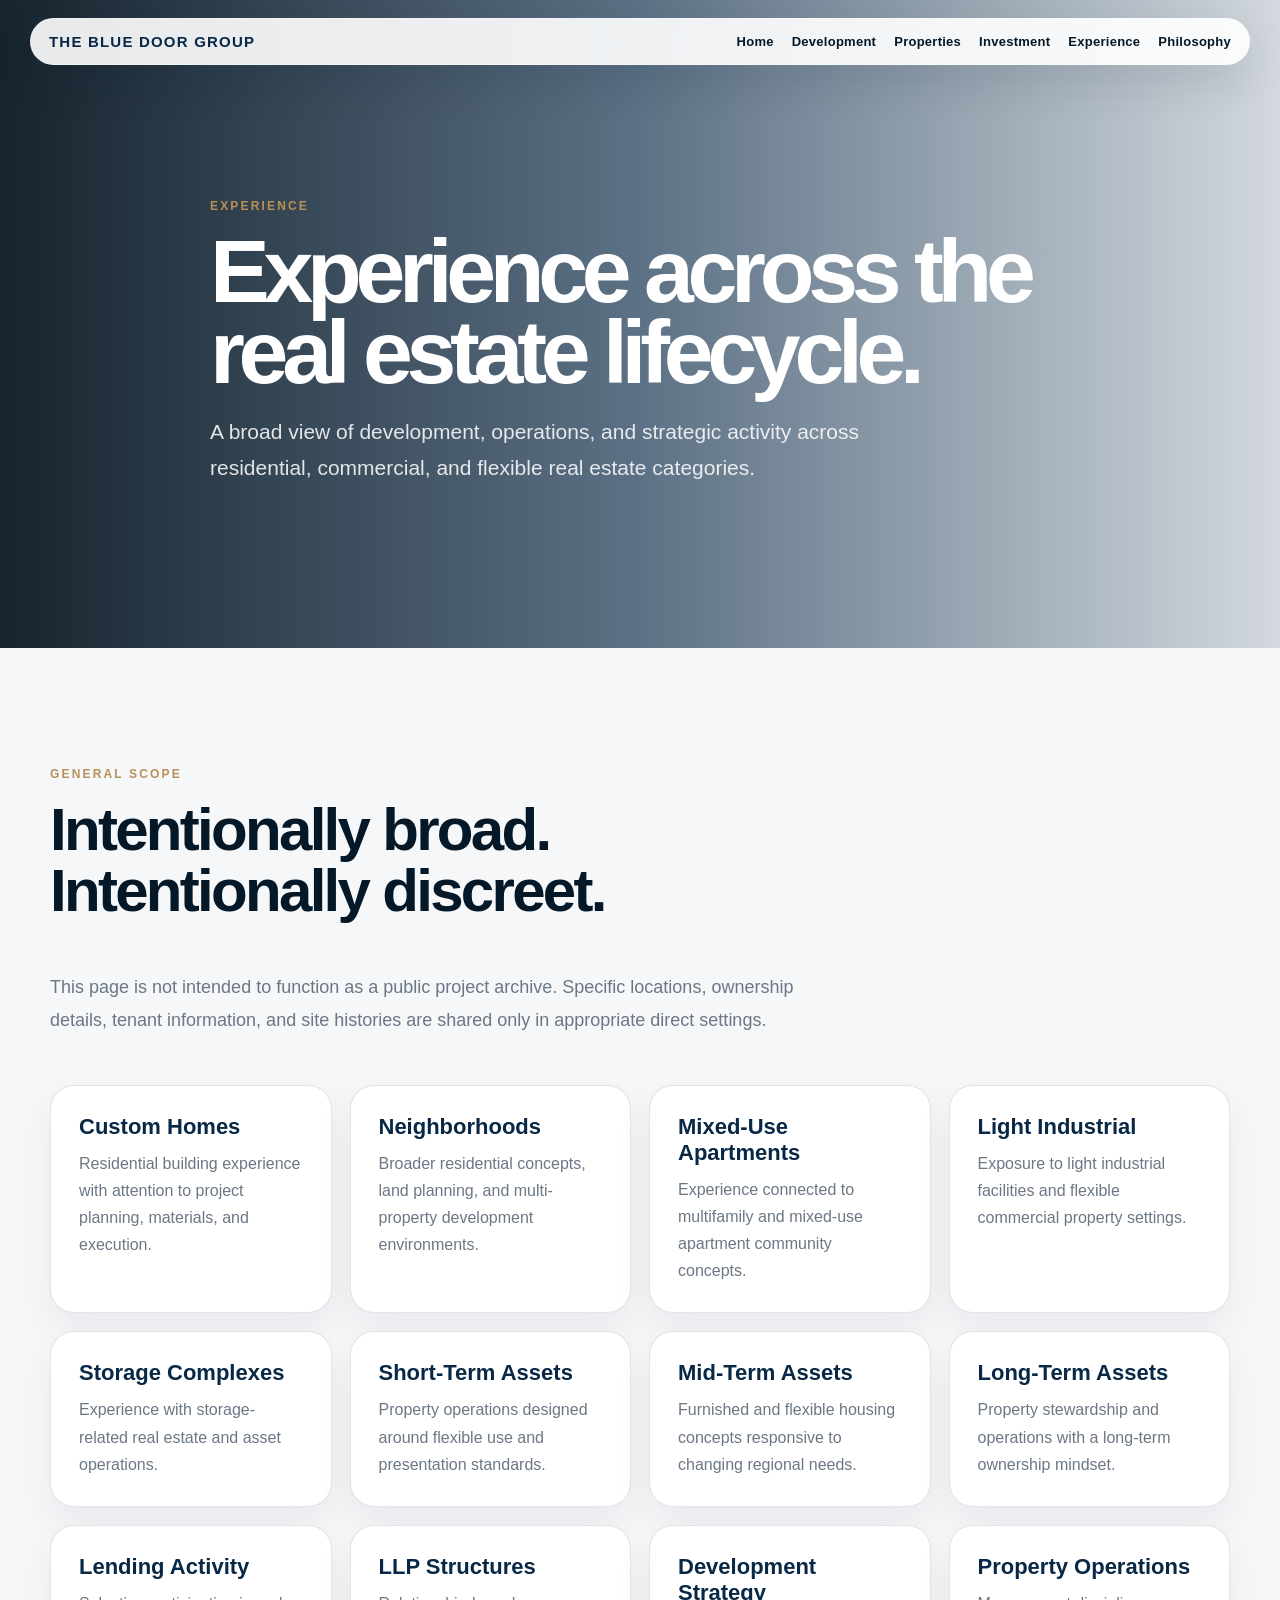
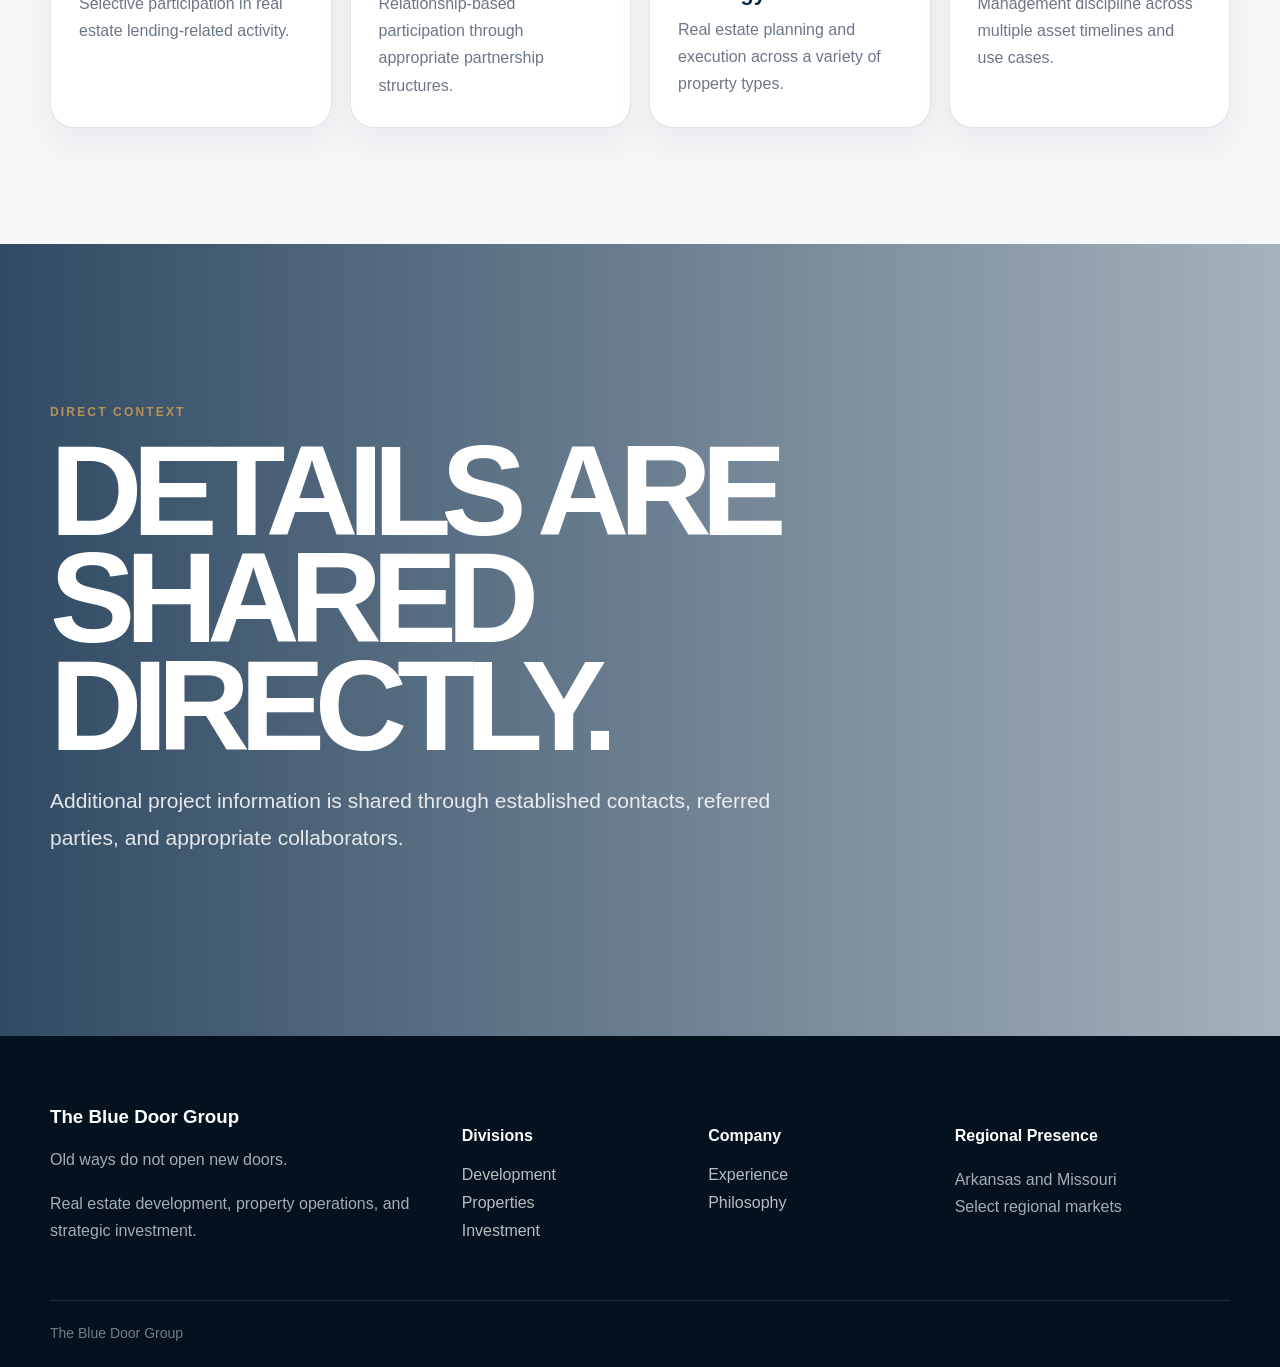
<file: case-studies/index.html>
<!DOCTYPE html>
<html lang="en">
<head>
  <meta charset="UTF-8" />
  <meta name="viewport" content="width=device-width, initial-scale=1.0" />
  <title>Experience | The Blue Door Group</title>
  <meta name="description" content="A broad overview of Blue Door experience across development, property operations, and strategic real estate activity." />
  <link rel="stylesheet" href="../assets/css/styles.css" />
  <link rel="stylesheet" href="../assets/css/pages.css" />
</head>
<body>
  <div id="site-nav"></div>
  <main>
    <section class="page-hero">
      <div class="page-hero-bg" style="background-image:url('https://images.unsplash.com/photo-1600607687939-ce8a6c25118c?auto=format&fit=crop&w=2200&q=88')"></div>
      <div class="container page-hero-content">
        <span class="eyebrow">Experience</span>
        <h1>Experience across the real estate lifecycle.</h1>
        <p>A broad view of development, operations, and strategic activity across residential, commercial, and flexible real estate categories.</p>
      </div>
    </section>

    <section class="section light">
      <div class="container">
        <div class="section-heading">
          <span class="eyebrow">General Scope</span>
          <h2>Intentionally broad. Intentionally discreet.</h2>
          <p>This page is not intended to function as a public project archive. Specific locations, ownership details, tenant information, and site histories are shared only in appropriate direct settings.</p>
        </div>

        <div class="info-grid">
          <article class="info-card"><h3>Custom Homes</h3><p>Residential building experience with attention to project planning, materials, and execution.</p></article>
          <article class="info-card"><h3>Neighborhoods</h3><p>Broader residential concepts, land planning, and multi-property development environments.</p></article>
          <article class="info-card"><h3>Mixed-Use Apartments</h3><p>Experience connected to multifamily and mixed-use apartment community concepts.</p></article>
          <article class="info-card"><h3>Light Industrial</h3><p>Exposure to light industrial facilities and flexible commercial property settings.</p></article>
          <article class="info-card"><h3>Storage Complexes</h3><p>Experience with storage-related real estate and asset operations.</p></article>
          <article class="info-card"><h3>Short-Term Assets</h3><p>Property operations designed around flexible use and presentation standards.</p></article>
          <article class="info-card"><h3>Mid-Term Assets</h3><p>Furnished and flexible housing concepts responsive to changing regional needs.</p></article>
          <article class="info-card"><h3>Long-Term Assets</h3><p>Property stewardship and operations with a long-term ownership mindset.</p></article>
          <article class="info-card"><h3>Lending Activity</h3><p>Selective participation in real estate lending-related activity.</p></article>
          <article class="info-card"><h3>LLP Structures</h3><p>Relationship-based participation through appropriate partnership structures.</p></article>
          <article class="info-card"><h3>Development Strategy</h3><p>Real estate planning and execution across a variety of property types.</p></article>
          <article class="info-card"><h3>Property Operations</h3><p>Management discipline across multiple asset timelines and use cases.</p></article>
        </div>
      </div>
    </section>

    <section class="quote-feature">
      <div class="quote-feature-bg"></div>
      <div class="container quote-feature-content">
        <span class="eyebrow">Direct Context</span>
        <h2>Details are shared directly.</h2>
        <p>Additional project information is shared through established contacts, referred parties, and appropriate collaborators.</p>
      </div>
    </section>
  </main>
  <div id="site-footer"></div>
  <script src="../assets/js/main.js"></script>
</body>
</html>
</file>
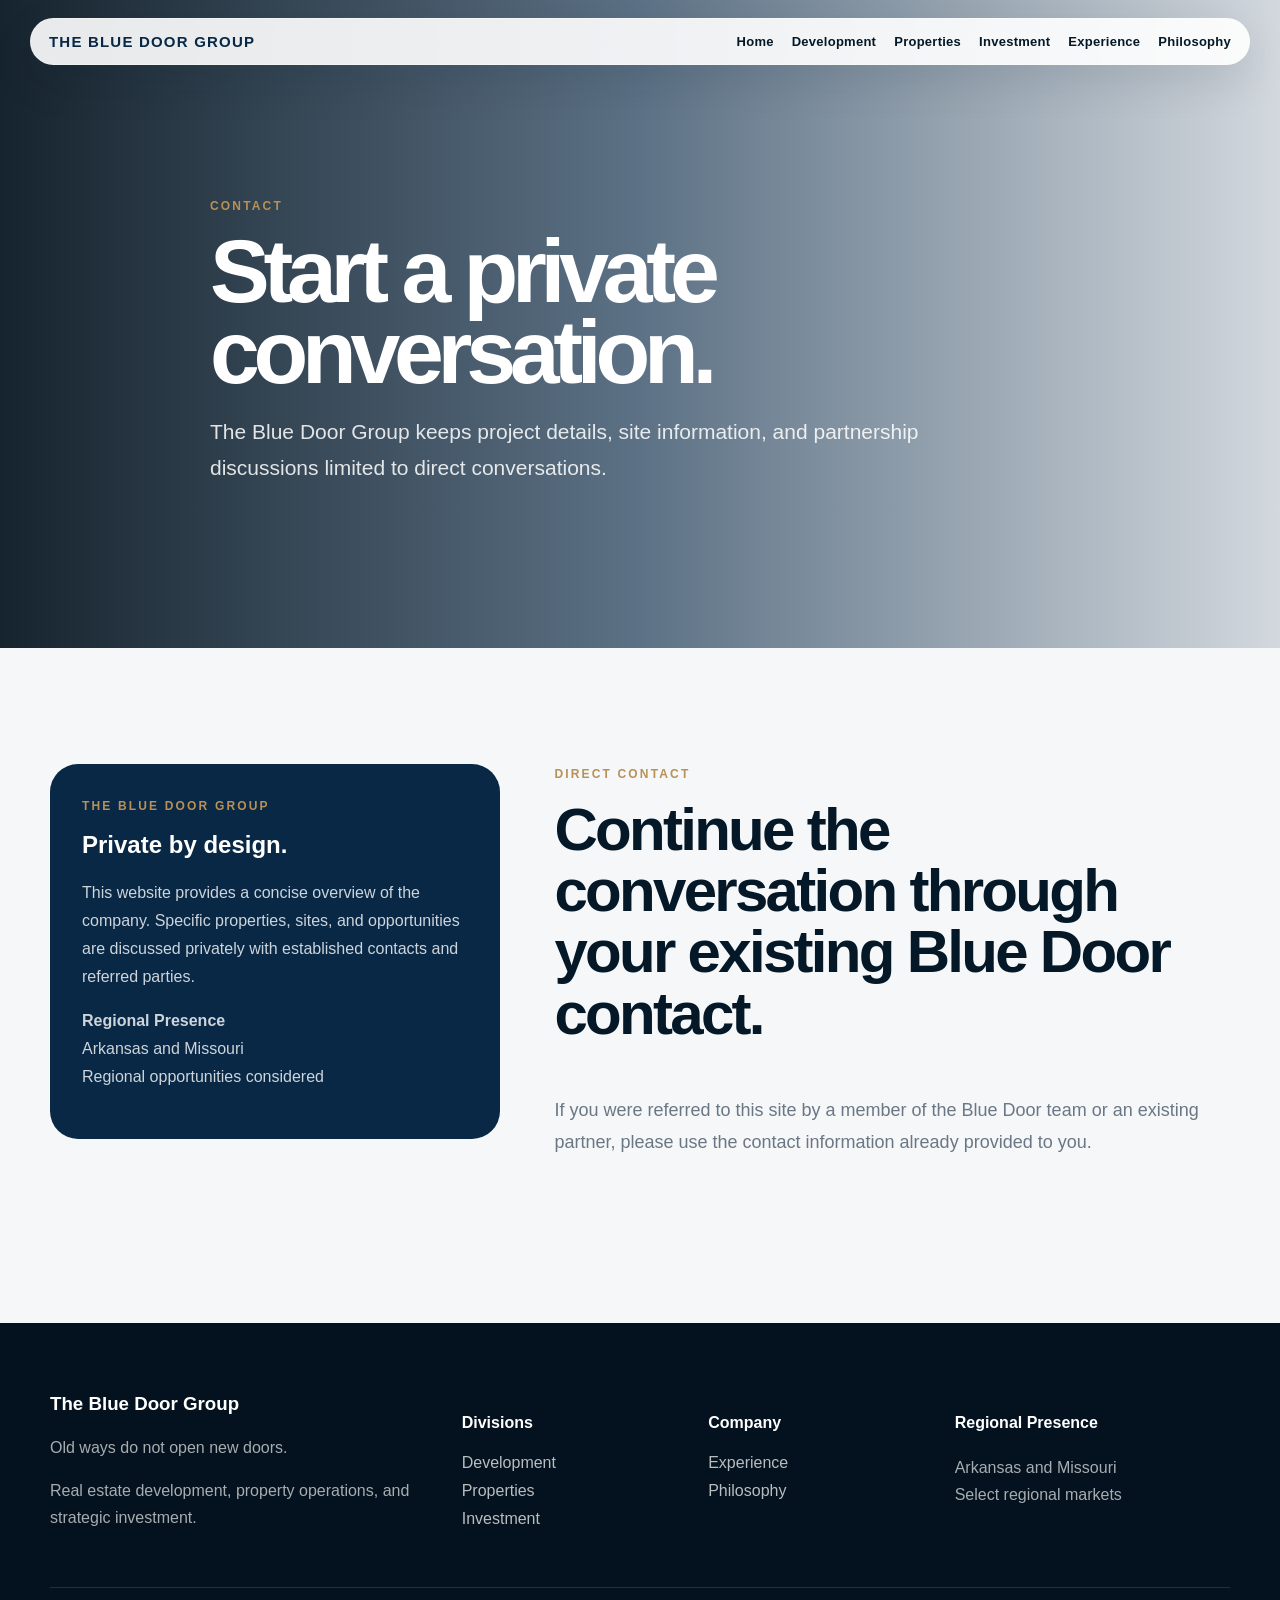
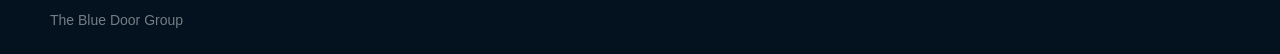
<file: contact/index.html>
<!DOCTYPE html>
<html lang="en">
<head>
  <meta charset="UTF-8" />
  <meta name="viewport" content="width=device-width, initial-scale=1.0" />
  <title>Contact | The Blue Door Group</title>
  <meta name="description" content="Contact The Blue Door Group to continue a private conversation regarding development, property operations, or strategic real estate opportunities." />
  <link rel="stylesheet" href="../assets/css/styles.css" />
  <link rel="stylesheet" href="../assets/css/pages.css" />
</head>
<body>
  <div id="site-nav"></div>
  <main>
    <section class="page-hero">
      <div class="page-hero-bg" style="background-image:url('https://images.unsplash.com/photo-1486406146926-c627a92ad1ab?auto=format&fit=crop&w=2200&q=88')"></div>
      <div class="container page-hero-content">
        <span class="eyebrow">Contact</span>
        <h1>Start a private conversation.</h1>
        <p>The Blue Door Group keeps project details, site information, and partnership discussions limited to direct conversations.</p>
      </div>
    </section>

    <section class="section light">
      <div class="container contact-grid">
        <aside class="contact-panel">
          <span class="eyebrow">The Blue Door Group</span>
          <h2>Private by design.</h2>
          <p>This website provides a concise overview of the company. Specific properties, sites, and opportunities are discussed privately with established contacts and referred parties.</p>
          <p><strong>Regional Presence</strong><br>Arkansas and Missouri<br>Regional opportunities considered</p>
        </aside>

        <div>
          <div class="section-heading">
            <span class="eyebrow">Direct Contact</span>
            <h2>Continue the conversation through your existing Blue Door contact.</h2>
            <p>If you were referred to this site by a member of the Blue Door team or an existing partner, please use the contact information already provided to you.</p>
          </div>
        </div>
      </div>
    </section>
  </main>
  <div id="site-footer"></div>
  <script src="../assets/js/main.js"></script>
</body>
</html>
</file>
<file: assets/css/styles.css>
/* ===== PART 1 START: GLOBAL + HERO ===== */
:root {
  --navy: #082846;
  --navy-dark: #041827;
  --navy-deep: #02111c;
  --blue: #0b4f86;
  --brass: #b99055;
  --brass-light: #d1ad73;
  --cream: #f3efe8;
  --light: #f5f7f9;
  --white: #ffffff;
  --text: #172331;
  --muted: #6b7785;
  --border: rgba(8, 40, 70, 0.12);
  --shadow: 0 24px 70px rgba(4, 24, 39, 0.16);
}

* { box-sizing: border-box; }
html { scroll-behavior: smooth; }
body { margin: 0; font-family: Inter, Arial, sans-serif; color: var(--text); background: var(--white); }
img { max-width: 100%; display: block; }
a { color: inherit; text-decoration: none; }
.container { width: min(1180px, calc(100% - 40px)); margin: 0 auto; }

.site-header { position: fixed; top: 18px; left: 50%; transform: translateX(-50%); width: min(1220px, calc(100% - 28px)); z-index: 50; display: flex; align-items: center; justify-content: space-between; padding: 14px 18px; border: 1px solid rgba(255,255,255,.34); border-radius: 999px; background: rgba(255,255,255,.9); backdrop-filter: blur(20px); color: var(--navy-dark); box-shadow: 0 16px 44px rgba(4,24,39,.12); }
.brand-text { display: flex; align-items: center; }
.brand-name { font-size: 15px; font-weight: 900; letter-spacing: .08em; text-transform: uppercase; color: var(--navy); }
.site-nav { display: flex; align-items: center; gap: 18px; font-size: 13px; font-weight: 800; letter-spacing: .02em; }
.site-nav a { transition: color .25s ease, transform .25s ease; }
.site-nav a:hover { color: var(--blue); transform: translateY(-1px); }
.nav-cta { padding: 11px 17px; border-radius: 999px; background: var(--navy); color: white !important; box-shadow: 0 12px 26px rgba(8,40,70,.18); }
.nav-toggle { display: none; background: none; border: 0; color: var(--navy-dark); font-size: 26px; }

.hero { min-height: 100vh; position: relative; display: flex; align-items: center; color: var(--navy-dark); overflow: hidden; }
.hero-bg { position: absolute; inset: 0; background: linear-gradient(90deg, rgba(255,255,255,.99), rgba(255,255,255,.93) 44%, rgba(255,255,255,.65) 72%, rgba(255,255,255,.26)), url("https://images.unsplash.com/photo-1600585154340-be6161a56a0c?auto=format&fit=crop&w=2200&q=88") center/cover; }
.hero-overlay { position: absolute; inset: 0; background: radial-gradient(circle at 18% 38%, rgba(185,144,85,.08), transparent 34%), linear-gradient(180deg, rgba(255,255,255,.02), transparent 64%, rgba(255,255,255,.14)); }
.hero-watermark { position: absolute; right: 7vw; top: 50%; width: min(34vw, 470px); transform: translateY(-52%); opacity: .11; z-index: 1; pointer-events: none; filter: saturate(.9); }
.hero-layout { position: relative; z-index: 2; display: grid; grid-template-columns: minmax(0, 1fr); align-items: center; min-height: 100vh; padding-top: 132px; padding-bottom: 168px; }
.hero-copy { max-width: 840px; }
.hero-company { margin-bottom: 12px; color: var(--navy); font-size: 18px; font-weight: 900; letter-spacing: .16em; text-transform: uppercase; }
.eyebrow { display: inline-block; margin-bottom: 18px; color: var(--brass); font-weight: 900; font-size: 12px; letter-spacing: .18em; text-transform: uppercase; }
h1, h2, h3, p { margin-top: 0; }
h1 { font-size: clamp(58px, 7.5vw, 106px); line-height: .91; letter-spacing: -.072em; max-width: 930px; margin-bottom: 24px; }
.hero-kicker { display: inline-block; color: var(--blue); }
.hero p { max-width: 690px; margin-bottom: 0; font-size: 21px; line-height: 1.68; color: rgba(23,35,49,.8); }
.hero-actions { display: flex; gap: 14px; flex-wrap: wrap; margin-top: 30px; }
.btn { display: inline-flex; align-items: center; justify-content: center; min-height: 54px; padding: 0 24px; border-radius: 999px; font-weight: 900; transition: transform .25s ease, box-shadow .25s ease, background .25s ease; }
.btn:hover { transform: translateY(-2px); }
.btn-primary { background: var(--navy); color: white; box-shadow: 0 14px 34px rgba(8,40,70,.2); }
.btn-primary:hover { background: var(--blue); }
.btn-secondary { border: 1px solid rgba(8,40,70,.2); color: var(--navy); background: rgba(255,255,255,.78); }
.hero-stats-wrap { position: absolute; left: 0; right: 0; bottom: 0; z-index: 3; background: rgba(255,255,255,.9); border-top: 1px solid rgba(8,40,70,.1); backdrop-filter: blur(16px); box-shadow: 0 -10px 28px rgba(4,24,39,.06); }
.hero-stats { display: grid; grid-template-columns: repeat(4, 1fr); }
.hero-stats div { padding: 19px 22px; border-right: 1px solid rgba(8,40,70,.1); }
.hero-stats div:last-child { border-right: 0; }
.hero-stats strong { display: block; color: var(--navy); font-size: 29px; line-height: 1; letter-spacing: -.03em; }
.hero-stats span { display: block; margin-top: 7px; color: var(--muted); font-size: 11px; font-weight: 900; letter-spacing: .14em; text-transform: uppercase; }
/* ===== PART 1 END ===== */

/* ===== PART 2 START: HOMEPAGE SECTIONS ===== */
.section { padding: 116px 0; }
.section.light { background: var(--light); }
.centered-heading { margin-left: auto; margin-right: auto; text-align: center; }
.section-heading { max-width: 790px; margin-bottom: 48px; }
.section-heading h2, .leadership-copy h2, .cta-inner h2 { font-size: clamp(36px, 5vw, 60px); line-height: 1.02; letter-spacing: -.045em; color: var(--navy-dark); }
.section-heading p, .leadership-copy p { font-size: 18px; line-height: 1.82; color: var(--muted); }

.model-section { position: relative; padding: 110px 0 118px; background: linear-gradient(180deg, #fff, #f7f9fb); overflow: hidden; }
.model-section::before { content: ""; position: absolute; width: 560px; height: 560px; right: -180px; top: -160px; border-radius: 50%; background: radial-gradient(circle, rgba(185,144,85,.12), transparent 70%); }
.model-grid { position: relative; display: grid; grid-template-columns: repeat(3, 1fr); gap: 22px; }
.model-card { position: relative; padding: 34px; border: 1px solid var(--border); border-radius: 28px; background: white; box-shadow: 0 18px 48px rgba(4,24,39,.08); transition: transform .3s ease, box-shadow .3s ease, border-color .3s ease; }
.model-card:hover { transform: translateY(-8px); box-shadow: 0 30px 74px rgba(4,24,39,.15); border-color: rgba(185,144,85,.45); }
.featured-model { background: linear-gradient(145deg, #0b4f86, #0e6cae); color: white; border-color: rgba(185,144,85,.34); }
.model-card span { display: inline-flex; align-items: center; justify-content: center; width: 54px; height: 54px; border-radius: 50%; background: var(--navy); color: var(--brass-light); font-weight: 900; margin-bottom: 18px; box-shadow: 0 0 0 8px rgba(185,144,85,.08); }
.featured-model span { background: rgba(255,255,255,.12); }
.model-card h3 { margin-bottom: 12px; font-size: 34px; color: var(--navy); }
.featured-model h3 { color: white; }
.model-card p { min-height: 112px; margin-bottom: 22px; color: var(--muted); line-height: 1.72; }
.featured-model p { color: rgba(255,255,255,.82); }
.model-card strong { color: var(--blue); font-size: 14px; }
.featured-model strong { color: white; }

.case-studies-section { background: linear-gradient(180deg, #0b4f86, #082846); color: white; }
.case-studies-section .section-heading h2 { color: white; }
.case-studies-section .section-heading p { color: rgba(255,255,255,.78); }
.case-grid { display: grid; grid-template-columns: 1.2fr .8fr; grid-template-rows: repeat(2, minmax(250px, 1fr)); gap: 20px; }
.case-card { position: relative; min-height: 280px; overflow: hidden; border-radius: 28px; box-shadow: 0 22px 70px rgba(0,0,0,.16); }
.case-card-large { grid-row: span 2; min-height: 580px; }
.case-card img { width: 100%; height: 100%; object-fit: cover; transition: transform .45s ease; }
.case-card:hover img { transform: scale(1.06); }
.case-overlay { position: absolute; inset: 0; background: linear-gradient(180deg, rgba(8,40,70,.04), rgba(8,40,70,.78)); }
.case-content { position: absolute; left: 0; right: 0; bottom: 0; padding: 30px; z-index: 1; }
.case-content span { display: block; margin-bottom: 10px; color: var(--brass-light); font-size: 12px; font-weight: 900; letter-spacing: .16em; text-transform: uppercase; }
.case-content h3 { max-width: 640px; margin-bottom: 10px; font-size: clamp(28px, 3vw, 44px); line-height: 1.02; }
.case-content p { max-width: 620px; margin-bottom: 0; color: rgba(255,255,255,.82); line-height: 1.7; }
.case-meta { display: flex; gap: 10px; flex-wrap: wrap; margin-top: 20px; }
.case-meta strong { padding: 8px 12px; border: 1px solid rgba(255,255,255,.3); border-radius: 999px; font-size: 12px; letter-spacing: .08em; text-transform: uppercase; }

.quote-feature { position: relative; min-height: 88vh; display: flex; align-items: center; overflow: hidden; color: white; }
.quote-feature-bg { position: absolute; inset: 0; background: linear-gradient(90deg, rgba(8,40,70,.84), rgba(8,40,70,.36)), url("https://images.unsplash.com/photo-1486406146926-c627a92ad1ab?auto=format&fit=crop&w=2200&q=88") center/cover; }
.quote-feature-content { position: relative; z-index: 1; padding: 90px 0; }
.quote-feature h2 { max-width: 980px; margin-bottom: 24px; font-size: clamp(68px, 10vw, 154px); line-height: .84; letter-spacing: -.08em; color: white; text-transform: uppercase; }
.quote-feature p { max-width: 760px; font-size: 21px; line-height: 1.76; color: rgba(255,255,255,.86); }

.testimonials-section { background: var(--cream); }
.testimonial-grid { display: grid; grid-template-columns: repeat(3, 1fr); gap: 20px; }
.testimonial-card { position: relative; padding: 32px; border: 1px solid rgba(8,40,70,.1); border-radius: 26px; background: rgba(255,255,255,.86); box-shadow: 0 18px 44px rgba(4,24,39,.07); }
.featured-testimonial { background: linear-gradient(145deg, #0b4f86, #0e6cae); color: white; border-color: rgba(185,144,85,.28); }
.quote-mark { margin-bottom: 4px; color: var(--brass); font-size: 76px; line-height: .8; }
.testimonial-card p { color: var(--muted); line-height: 1.8; }
.featured-testimonial p { color: rgba(255,255,255,.84); }
.testimonial-card strong, .testimonial-card span { display: block; }
.testimonial-card strong { margin-top: 22px; color: var(--navy); }
.featured-testimonial strong { color: white; }
.testimonial-card span { margin-top: 4px; color: var(--muted); font-size: 13px; }
.featured-testimonial span { color: rgba(255,255,255,.66); }

.portfolio-grid { display: grid; grid-template-columns: 1.25fr .75fr; grid-template-rows: repeat(2, minmax(240px, 1fr)); gap: 20px; }
.portfolio-card { position: relative; min-height: 260px; overflow: hidden; border-radius: 28px; box-shadow: var(--shadow); color: white; }
.large-card { grid-row: span 2; min-height: 540px; }
.portfolio-card img { width: 100%; height: 100%; object-fit: cover; transition: transform .45s ease; }
.portfolio-card::after { content: ""; position: absolute; inset: 0; background: linear-gradient(180deg, rgba(8,40,70,.06), rgba(8,40,70,.82)); }
.portfolio-card:hover img { transform: scale(1.06); }
.portfolio-card div { position: absolute; left: 0; right: 0; bottom: 0; z-index: 1; padding: 28px; }
.portfolio-card span { display: block; color: var(--brass-light); font-size: 12px; text-transform: uppercase; letter-spacing: .16em; font-weight: 900; margin-bottom: 8px; }
.portfolio-card h3 { font-size: clamp(26px, 3vw, 42px); margin-bottom: 8px; }
.portfolio-card p { max-width: 540px; margin-bottom: 0; color: rgba(255,255,255,.8); line-height: 1.65; }

.leadership-section { background: white; }
.leadership-grid { display: grid; grid-template-columns: .95fr 1.05fr; gap: 70px; align-items: center; }
.leadership-image img { width: 100%; min-height: 520px; object-fit: cover; border-radius: 34px; box-shadow: var(--shadow); }
.text-link { color: var(--blue); font-weight: 900; }

.standards-section { background: linear-gradient(180deg, #f7f9fb, #eef3f6); }
.trust-grid { display: grid; grid-template-columns: repeat(3, 1fr); gap: 22px; }
.trust-card { background: white; border: 1px solid var(--border); padding: 34px; border-radius: 28px; box-shadow: 0 18px 40px rgba(4,24,39,.08); }
.trust-card h3 { color: var(--navy); font-size: 24px; }
.trust-card p { color: var(--muted); line-height: 1.75; }

.cta-band { padding: 100px 0; background: linear-gradient(135deg, rgba(8,40,70,.96), rgba(11,79,134,.9)), url("https://images.unsplash.com/photo-1486406146926-c627a92ad1ab?auto=format&fit=crop&w=1800&q=80") center/cover; color: white; }
.cta-inner { display: flex; justify-content: space-between; align-items: center; gap: 30px; }
.cta-inner h2 { color: white; max-width: 780px; }

.site-footer { background: #03121e; color: white; padding: 70px 0 26px; }
.footer-grid { display: grid; grid-template-columns: 1.4fr .8fr .8fr; gap: 40px; }
.site-footer p { color: rgba(255,255,255,.65); line-height: 1.7; }
.site-footer a { display: block; color: rgba(255,255,255,.72); margin: 10px 0; }
.site-footer a:hover { color: var(--brass-light); }
.footer-bottom { width: min(1180px, calc(100% - 40px)); margin: 40px auto 0; padding-top: 24px; border-top: 1px solid rgba(255,255,255,.12); color: rgba(255,255,255,.45); font-size: 14px; }

@media (max-width: 1080px) {
  .site-nav { gap: 14px; font-size: 12px; }
  .brand-name { font-size: 13px; }
  .hero-watermark { right: -40px; width: 430px; opacity: .075; }
}

@media (max-width: 900px) {
  .site-header { top: 12px; padding: 12px 14px; }
  .brand-name { font-size: 12px; letter-spacing: .06em; }
  .nav-toggle { display: block; }
  .site-nav { position: absolute; top: 62px; left: 0; right: 0; display: none; flex-direction: column; align-items: stretch; gap: 8px; padding: 18px; border-radius: 24px; background: rgba(255,255,255,.97); color: var(--navy-dark); box-shadow: 0 18px 50px rgba(0,0,0,.16); }
  .site-nav a { padding: 10px 8px; }
  .site-nav.active { display: flex; }
  .hero-watermark { right: -120px; top: 57%; width: 360px; opacity: .05; }
  .hero-layout { min-height: 100vh; padding-top: 124px; padding-bottom: 202px; }
  .hero-company { font-size: 14px; }
  .hero p, .quote-feature p { font-size: 18px; }
  .hero-stats { grid-template-columns: repeat(2, 1fr); }
  .hero-stats div { padding: 16px 14px; }
  .hero-stats div:nth-child(2) { border-right: 0; }
  .hero-stats div:nth-child(-n+2) { border-bottom: 1px solid rgba(8,40,70,.1); }
  .hero-stats strong { font-size: 23px; }
  .section, .model-section { padding: 78px 0; }
  .model-grid, .case-grid, .testimonial-grid, .portfolio-grid, .leadership-grid, .trust-grid, .footer-grid, .cta-inner { grid-template-columns: 1fr; display: grid; }
  .model-card p { min-height: auto; }
  .case-grid, .portfolio-grid { grid-template-rows: auto; }
  .case-card-large, .large-card { grid-row: auto; min-height: 380px; }
  .case-card, .portfolio-card { min-height: 320px; }
  .quote-feature { min-height: 72vh; }
  .quote-feature h2 { font-size: clamp(58px, 16vw, 102px); }
  .leadership-image img { min-height: 360px; }
}
/* ===== PART 2 END ===== */
</file>
<file: assets/css/pages.css>
/* ===== BLUE DOOR INNER PAGE STYLES ===== */
.page-hero{position:relative;min-height:72vh;display:flex;align-items:center;overflow:hidden;color:#fff}.page-hero-bg{position:absolute;inset:0;background-position:center;background-size:cover}.page-hero-bg:after{content:"";position:absolute;inset:0;background:linear-gradient(90deg,rgba(2,17,28,.92),rgba(8,40,70,.66),rgba(8,40,70,.18))}.page-hero-content{position:relative;z-index:1;max-width:860px;padding-top:130px;padding-bottom:76px}.page-hero h1{margin-bottom:20px;font-size:clamp(54px,7vw,96px);line-height:.91;letter-spacing:-.07em}.page-hero p{max-width:740px;color:rgba(255,255,255,.86);font-size:21px;line-height:1.7}.page-actions{display:flex;flex-wrap:wrap;gap:14px;margin-top:28px}.split-grid,.story-grid{display:grid;grid-template-columns:.95fr 1.05fr;gap:70px;align-items:center}.split-copy h2,.story-copy h2{margin-bottom:18px;color:#041827;font-size:clamp(36px,5vw,60px);line-height:1.02;letter-spacing:-.045em}.split-copy p,.story-copy p{color:#6b7785;font-size:18px;line-height:1.82}.split-image img,.story-image img{width:100%;min-height:520px;object-fit:cover;border-radius:34px;box-shadow:0 24px 70px rgba(4,24,39,.16)}.info-grid{display:grid;grid-template-columns:repeat(4,1fr);gap:18px}.info-card{padding:28px;border:1px solid rgba(8,40,70,.12);border-radius:24px;background:#fff;box-shadow:0 16px 38px rgba(4,24,39,.06)}.info-card h3{margin-bottom:10px;color:#082846;font-size:22px}.info-card p{margin-bottom:0;color:#6b7785;line-height:1.7}.timeline{position:relative;max-width:920px;margin:0 auto}.timeline:before{content:"";position:absolute;top:0;bottom:0;left:18px;width:2px;background:rgba(8,40,70,.14)}.timeline-item{position:relative;padding:0 0 36px 72px}.timeline-item:before{content:"";position:absolute;top:5px;left:8px;width:20px;height:20px;border:5px solid #fff;border-radius:50%;background:#b99055;box-shadow:0 0 0 1px rgba(8,40,70,.12)}.timeline-item span{display:block;margin-bottom:7px;color:#b99055;font-size:12px;font-weight:900;letter-spacing:.16em;text-transform:uppercase}.timeline-item h3{margin-bottom:8px;color:#082846;font-size:28px}.timeline-item p{margin-bottom:0;color:#6b7785;line-height:1.76}.case-list{display:grid;gap:24px}.case-study-row{display:grid;grid-template-columns:1fr 1fr;overflow:hidden;border:1px solid rgba(8,40,70,.12);border-radius:28px;background:#fff;box-shadow:0 24px 70px rgba(4,24,39,.12)}.case-study-row:nth-child(even) .case-study-image{order:2}.case-study-image img{width:100%;height:100%;min-height:360px;object-fit:cover}.case-study-copy{padding:36px}.case-study-copy h3{margin-bottom:12px;color:#082846;font-size:34px}.case-study-copy p{color:#6b7785;line-height:1.75}.case-points{display:grid;gap:10px;margin-top:18px}.case-points div{padding:12px 14px;border-radius:14px;background:#f5f7f9;color:#172331;font-size:14px;line-height:1.5}.review-block{margin-top:20px;padding:18px 20px;border-left:3px solid #b99055;background:#f3efe8;color:#4b5865;font-style:italic;line-height:1.7}.contact-grid{display:grid;grid-template-columns:.8fr 1.2fr;gap:54px;align-items:start}.contact-panel{padding:32px;border-radius:28px;background:#082846;color:#fff}.contact-panel p{color:rgba(255,255,255,.8);line-height:1.75}.contact-panel a{color:#d5b67f;font-weight:900}.contact-form{display:grid;grid-template-columns:1fr 1fr;gap:16px}.contact-form .full{grid-column:1/-1}.contact-form label{display:block;margin-bottom:7px;color:#082846;font-size:13px;font-weight:900;letter-spacing:.08em;text-transform:uppercase}.contact-form input,.contact-form textarea,.contact-form select{width:100%;padding:14px 15px;border:1px solid rgba(8,40,70,.16);border-radius:14px;background:#fff;color:#172331}.contact-form textarea{min-height:160px;resize:vertical}.region-strip{padding:48px 0;background:#082846;color:#fff}.region-inner{display:flex;align-items:center;justify-content:space-between;gap:24px}.region-inner h3{margin-bottom:0;font-size:clamp(26px,4vw,42px);letter-spacing:-.035em}.region-inner p{max-width:600px;margin-bottom:0;color:rgba(255,255,255,.76);line-height:1.7}.footer-grid{grid-template-columns:1.35fr .75fr .75fr 1fr}.site-footer span{display:block;color:rgba(255,255,255,.65);line-height:1.7}.site-nav a.active{color:#0b4f86}.site-nav a.active:after{content:"";position:absolute;left:0;right:0;bottom:-7px;height:2px;border-radius:999px;background:#b99055}.site-nav a{position:relative}
@media(max-width:900px){.page-hero{min-height:66vh}.page-hero-content{padding-top:122px;padding-bottom:62px}.page-hero p{font-size:18px}.split-grid,.story-grid,.contact-grid,.case-study-row,.region-inner{grid-template-columns:1fr;display:grid}.info-grid{grid-template-columns:1fr}.split-image img,.story-image img{min-height:350px}.case-study-row:nth-child(even) .case-study-image{order:0}.contact-form{grid-template-columns:1fr}.contact-form .full{grid-column:auto}.site-nav a.active:after{display:none}.footer-grid{grid-template-columns:1fr}}
/* ===== END INNER PAGE STYLES ===== */
</file>
